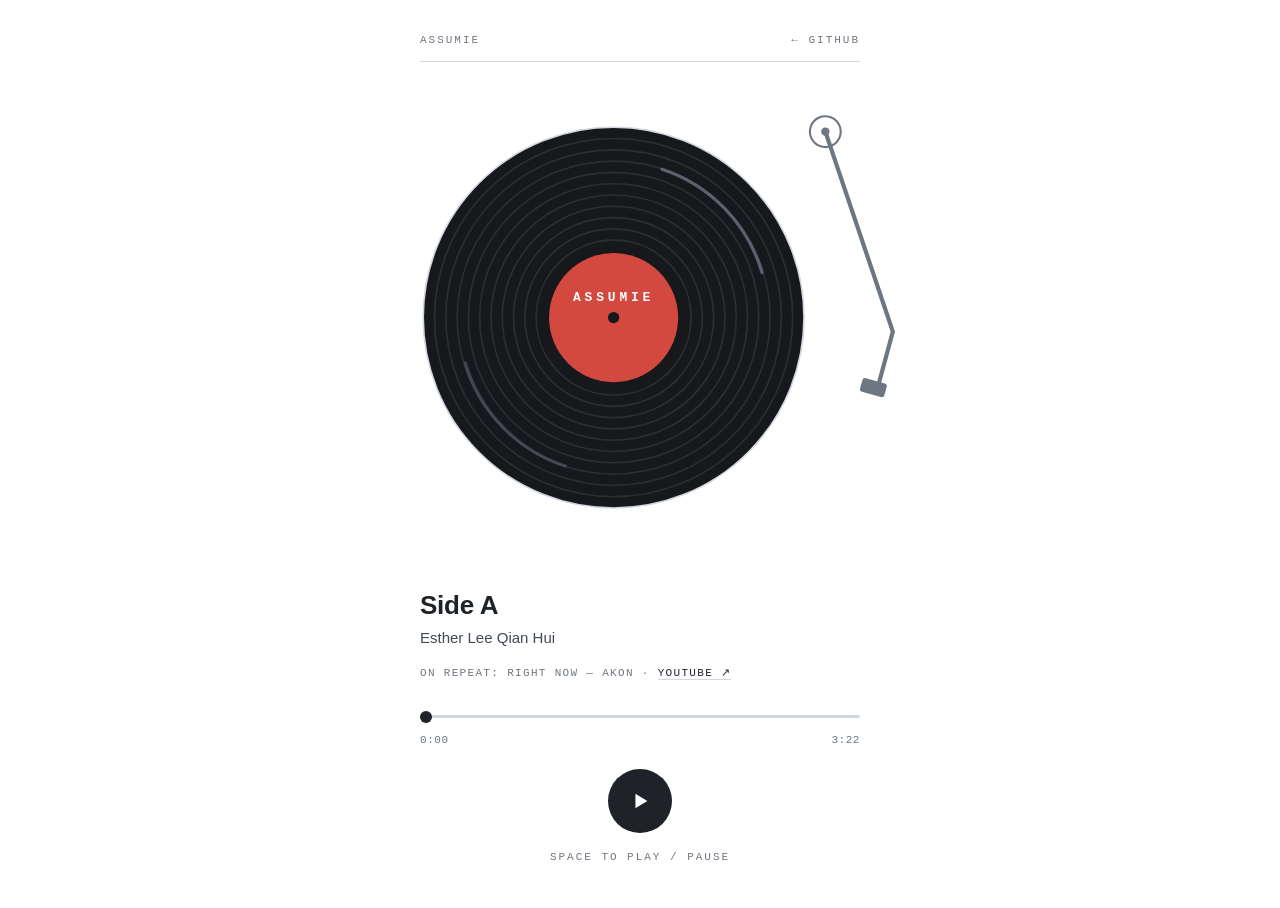
<file: player/index.html>
<!doctype html>
<html lang="en">
<head>
<meta charset="utf-8">
<meta name="viewport" content="width=device-width, initial-scale=1">
<title>Assumie — Side A</title>
<meta name="description" content="Esther's record player. Press play.">
<style>
  :root {
    --bg:#FFFFFF; --ink:#1F2328; --soft:#424A53; --muted:#6E7781; --rule:#D0D7DE;
    --disc:#16181C; --groove:#2A2F36; --sheen:#5A626D; --accent:#D4493F; --label-ink:#FFFFFF;
  }
  @media (prefers-color-scheme: dark) {
    :root {
      --bg:#0D1117; --ink:#E6EDF3; --soft:#B1BAC4; --muted:#7D8590; --rule:#30363D;
      --disc:#0B0D10; --groove:#1F242B; --sheen:#3A414B; --accent:#F0766B; --label-ink:#0D1117;
    }
  }
  * { box-sizing:border-box; }
  html, body { margin:0; background:var(--bg); color:var(--ink); }
  body {
    font:15px/1.5 -apple-system,BlinkMacSystemFont,"Segoe UI","Helvetica Neue",Arial,sans-serif;
    min-height:100vh; display:grid; place-items:center; padding:32px 16px;
  }
  .mono { font-family:ui-monospace,SFMono-Regular,Menlo,Consolas,monospace; letter-spacing:.18em; text-transform:uppercase; font-size:11px; }
  main { width:100%; max-width:440px; }
  header { display:flex; justify-content:space-between; color:var(--muted); padding-bottom:12px; border-bottom:1px solid var(--rule); }
  header a { color:inherit; text-decoration:none; }
  header a:hover { color:var(--ink); }

  .deck { position:relative; width:100%; aspect-ratio:1; margin:36px 0 28px; }
  .record {
    position:absolute; inset:6% 12% 6% 0; border:0; padding:0; background:none; cursor:pointer;
    border-radius:50%;
  }
  .record:focus-visible { outline:2px solid var(--accent); outline-offset:6px; }
  .record svg { width:100%; height:100%; display:block; }
  .arm {
    position:absolute; right:2%; top:2%; width:26%; height:70%;
    transform-origin:78% 8%; transform:rotate(-24deg);
    transition:transform .9s cubic-bezier(.5,0,.2,1);
    pointer-events:none;
  }
  .playing .arm { transform:rotate(0deg); }

  h1 { font-size:26px; font-weight:600; letter-spacing:-.01em; margin:0; }
  .now { color:var(--accent); margin-bottom:4px; min-height:16px; }
  .sub { color:var(--soft); margin:2px 0 0; }

  .timeline { margin:24px 0 8px; }
  input[type=range] { width:100%; margin:0; appearance:none; background:transparent; height:18px; cursor:pointer; }
  input[type=range]::-webkit-slider-runnable-track { height:3px; border-radius:2px; background:linear-gradient(var(--ink),var(--ink)) 0/var(--p,0%) 100% no-repeat, var(--rule); }
  input[type=range]::-moz-range-track { height:3px; border-radius:2px; background:var(--rule); }
  input[type=range]::-moz-range-progress { height:3px; border-radius:2px; background:var(--ink); }
  input[type=range]::-webkit-slider-thumb { appearance:none; width:12px; height:12px; border-radius:50%; background:var(--ink); margin-top:-4.5px; border:0; }
  input[type=range]::-moz-range-thumb { width:12px; height:12px; border-radius:50%; background:var(--ink); border:0; }
  input[type=range]:focus-visible { outline:2px solid var(--accent); outline-offset:4px; }
  .times { display:flex; justify-content:space-between; color:var(--muted); letter-spacing:.05em; }

  .controls { display:flex; justify-content:center; margin-top:20px; }
  .play {
    width:64px; height:64px; border-radius:50%; border:0; cursor:pointer;
    background:var(--ink); color:var(--bg); display:grid; place-items:center;
  }
  .play:focus-visible { outline:2px solid var(--accent); outline-offset:4px; }
  .play svg { width:22px; height:22px; }
  .fav { color:var(--muted); margin:14px 0 0; letter-spacing:.12em; line-height:1.9; }
  .fav a { color:var(--ink); text-decoration:none; border-bottom:1px solid var(--rule); }
  .fav a:hover, .fav a:focus-visible { border-color:var(--accent); }
  .hint { text-align:center; color:var(--muted); margin-top:16px; }
</style>
</head>
<body>
<main id="app">
  <header class="mono">
    <span>Assumie</span>
    <a href="https://github.com/assumie">← GitHub</a>
  </header>

  <div class="deck">
    <button class="record" id="record" aria-label="Play">
      <svg viewBox="0 0 240 240" aria-hidden="true">
        <g id="disc">
          <circle cx="120" cy="120" r="118" fill="var(--disc)" stroke="var(--rule)"/>
          <g id="grooves"></g>
          <path d="M150 28 A96 96 0 0 1 212 92" stroke="var(--sheen)" stroke-width="2" fill="none" stroke-linecap="round"/>
          <path d="M90 212 A96 96 0 0 1 28 148" stroke="var(--sheen)" stroke-width="2" fill="none" stroke-linecap="round" opacity=".6"/>
          <circle cx="120" cy="120" r="40" fill="var(--accent)"/>
          <text x="120" y="110" text-anchor="middle" font-family="ui-monospace,Menlo,monospace" font-size="8" font-weight="700" letter-spacing="2.4" fill="var(--label-ink)">ASSUMIE</text>
          <circle cx="120" cy="120" r="3.5" fill="var(--disc)"/>
        </g>
      </svg>
    </button>
    <svg class="arm" viewBox="0 0 80 220" aria-hidden="true">
      <g stroke="var(--muted)" stroke-linecap="round" fill="none">
        <circle cx="62" cy="18" r="11" stroke-width="1.5"/>
        <circle cx="62" cy="18" r="3" fill="var(--muted)" stroke="none"/>
        <path d="M62 18 L48 168 L22 200" stroke-width="3"/>
        <rect x="10" y="194" width="18" height="10" rx="2" fill="var(--muted)" stroke="none" transform="rotate(40 19 199)"/>
      </g>
    </svg>
  </div>

  <div class="now mono" id="now" aria-live="polite"></div>
  <h1 id="title">Side A</h1>
  <p class="sub">Esther Lee Qian Hui</p>
  <p class="fav mono">On repeat: Right Now — Akon ·
    <a href="https://www.youtube.com/watch?v=4EH1ukwycUw">YouTube ↗</a></p>

  <div class="timeline">
    <input type="range" id="seek" min="0" max="1000" value="0" aria-label="Seek">
    <div class="times mono"><span id="elapsed">0:00</span><span id="total">0:00</span></div>
  </div>

  <div class="controls">
    <button class="play" id="play" aria-label="Play">
      <svg viewBox="0 0 24 24" id="icon"><path d="M7 4v16l13-8z" fill="currentColor"/></svg>
    </button>
  </div>
  <p class="hint mono">Space to play / pause</p>
</main>

<script>
/* Swap in your own recording: set AUDIO_SRC to an mp3/m4a in this folder, e.g. "side-a.mp3".
   Left empty, the page plays an original tune synthesized in the browser. */
const AUDIO_SRC = "";

const $ = id => document.getElementById(id);
const app = $("app"), discEl = $("disc"), seek = $("seek");
const fmt = s => `${Math.floor(s / 60)}:${String(Math.floor(s % 60)).padStart(2, "0")}`;
const reduceMotion = matchMedia("(prefers-reduced-motion: reduce)").matches;

// grooves
$("grooves").innerHTML = Array.from({length: 10}, (_, i) =>
  `<circle cx="120" cy="120" r="${48 + i * 7}" stroke="var(--groove)" fill="none"/>`).join("");

/* ---------- engine: either a real file or the built-in synth ---------- */
function fileEngine(src) {
  const a = new Audio(src);
  a.loop = true;
  return {
    get duration() { return a.duration || 0; },
    get time() { return a.currentTime; },
    play() { return a.play(); },
    pause() { a.pause(); },
    seek(t) { a.currentTime = t; },
  };
}

function synthEngine() {
  // An original 4-chord lo-fi loop: Fmaj7 · Em7 · Dm7 · Cmaj7, 76 bpm.
  const BPM = 76, BEAT = 60 / BPM, BAR = BEAT * 4, BARS = 64, LEN = BAR * BARS;
  const CHORDS = [[53, 57, 60, 64], [52, 55, 59, 62], [50, 53, 57, 60], [48, 52, 55, 59]];
  const SCALE = [60, 62, 64, 67, 69, 72, 74, 76];
  const hz = m => 440 * Math.pow(2, (m - 69) / 12);
  let seed = 7; const rnd = () => (seed = (seed * 16807) % 2147483647) / 2147483647;
  // fixed melody so it sounds the same every time
  const melody = Array.from({length: BARS}, (_, b) => Array.from({length: 8}, (_, s) => {
    const rest = rnd() < (b % 16 < 4 ? 0.85 : 0.55);
    return rest ? null : SCALE[Math.floor(rnd() * SCALE.length)];
  }));

  let ctx, out, startAt = 0, offset = 0, playing = false, nextBar = 0, timer, crackle;

  function tone(freq, t, dur, vol, type = "sine") {
    const o = ctx.createOscillator(), g = ctx.createGain();
    o.type = type; o.frequency.value = freq;
    g.gain.setValueAtTime(0.0001, t);
    g.gain.exponentialRampToValueAtTime(vol, t + 0.02);
    g.gain.exponentialRampToValueAtTime(0.0001, t + dur);
    o.connect(g).connect(out); o.start(t); o.stop(t + dur + 0.05);
  }
  function noise(t, dur, vol, hp) {
    const len = Math.ceil(ctx.sampleRate * dur), buf = ctx.createBuffer(1, len, ctx.sampleRate);
    const d = buf.getChannelData(0); for (let i = 0; i < len; i++) d[i] = Math.random() * 2 - 1;
    const s = ctx.createBufferSource(), f = ctx.createBiquadFilter(), g = ctx.createGain();
    s.buffer = buf; f.type = "highpass"; f.frequency.value = hp;
    g.gain.setValueAtTime(vol, t); g.gain.exponentialRampToValueAtTime(0.0001, t + dur);
    s.connect(f).connect(g).connect(out); s.start(t);
  }
  function kick(t) {
    const o = ctx.createOscillator(), g = ctx.createGain();
    o.frequency.setValueAtTime(110, t); o.frequency.exponentialRampToValueAtTime(42, t + 0.18);
    g.gain.setValueAtTime(0.5, t); g.gain.exponentialRampToValueAtTime(0.0001, t + 0.35);
    o.connect(g).connect(out); o.start(t); o.stop(t + 0.4);
  }
  function scheduleBar(bar, t) {
    const chord = CHORDS[bar % 4], intro = bar < 4, outro = bar >= BARS - 2;
    chord.forEach((n, i) => tone(hz(n), t + i * 0.012, BAR * 0.95, 0.07, "triangle"));
    tone(hz(chord[0] - 12), t, BEAT * 1.8, 0.16);
    tone(hz(chord[0] - 12), t + BEAT * 2.5, BEAT * 1.2, 0.12);
    if (!intro && !outro) {
      kick(t); kick(t + BEAT * 2.5);
      noise(t + BEAT, 0.12, 0.08, 1800); noise(t + BEAT * 3, 0.12, 0.08, 1800);
      for (let i = 0; i < 8; i++) noise(t + i * BEAT / 2 + (i % 2 ? 0.03 : 0), 0.04, 0.025, 7000);
    }
    melody[bar].forEach((n, i) => { if (n && !intro) tone(hz(n), t + i * BEAT / 2, BEAT * 0.9, 0.06); });
  }
  function startCrackle() {
    const len = ctx.sampleRate * 2, buf = ctx.createBuffer(1, len, ctx.sampleRate), d = buf.getChannelData(0);
    for (let i = 0; i < len; i++) d[i] = Math.random() < 0.0008 ? (Math.random() * 2 - 1) * 0.6 : (Math.random() * 2 - 1) * 0.004;
    crackle = ctx.createBufferSource(); crackle.buffer = buf; crackle.loop = true;
    crackle.connect(out); crackle.start();
  }
  function tick() {
    // schedule bars ~1.5s ahead of the playhead
    for (;;) {
      const when = startAt + (nextBar * BAR - offset);
      if (when > ctx.currentTime + 1.5) break;
      scheduleBar(nextBar % BARS, Math.max(when, ctx.currentTime));
      nextBar++;
    }
  }
  return {
    duration: LEN,
    get time() { return playing ? (offset + ctx.currentTime - startAt) % LEN : offset % LEN; },
    async play() {
      if (!ctx) ctx = new (window.AudioContext || window.webkitAudioContext)();
      await ctx.resume();
      // a fresh output bus per play, so notes scheduled before a pause never leak through
      const lp = ctx.createBiquadFilter(); lp.type = "lowpass"; lp.frequency.value = 2600;
      lp.connect(ctx.destination);
      out = ctx.createGain(); out.gain.value = 0.0001; out.connect(lp);
      out.gain.exponentialRampToValueAtTime(0.9, ctx.currentTime + 0.6);
      startAt = ctx.currentTime;
      nextBar = Math.ceil(offset / BAR - 1e-6);
      playing = true; startCrackle(); tick(); timer = setInterval(tick, 250);
    },
    pause() {
      if (!playing) return;
      offset = this.time; playing = false; clearInterval(timer);
      const g = out; g.gain.cancelScheduledValues(ctx.currentTime);
      g.gain.setValueAtTime(g.gain.value, ctx.currentTime);
      g.gain.exponentialRampToValueAtTime(0.0001, ctx.currentTime + 0.25);
      setTimeout(() => g.disconnect(), 400);
      try { crackle.stop(); } catch (e) {}
    },
    seek(t) {
      const was = playing; if (was) this.pause(); offset = t; if (was) this.play();
    },
  };
}

const engine = AUDIO_SRC ? fileEngine(AUDIO_SRC) : synthEngine();
$("title").textContent = "Side A";

/* ---------- UI ---------- */
let playing = false, angle = 0, speed = 0, last = performance.now(), dragging = false;
const RPM_DEG = 360 / 1.8; // 33⅓ rpm

function setPlaying(on) {
  playing = on;
  app.classList.toggle("playing", on);
  const label = on ? "Pause" : "Play";
  $("play").setAttribute("aria-label", label); $("record").setAttribute("aria-label", label);
  $("icon").innerHTML = on
    ? '<path d="M6 4h4v16H6zM14 4h4v16h-4z" fill="currentColor"/>'
    : '<path d="M7 4v16l13-8z" fill="currentColor"/>';
  $("now").textContent = on ? "● Now playing" : "";
}
async function toggle() {
  if (playing) { engine.pause(); setPlaying(false); }
  else { await engine.play(); setPlaying(true); }
}
$("play").addEventListener("click", toggle);
$("record").addEventListener("click", toggle);
document.addEventListener("keydown", e => {
  if (e.code === "Space" && !["BUTTON", "INPUT"].includes(document.activeElement.tagName)) { e.preventDefault(); toggle(); }
});
seek.addEventListener("input", () => { dragging = true; paintSeek(seek.value / 1000); $("elapsed").textContent = fmt(seek.value / 1000 * engine.duration); });
seek.addEventListener("change", () => { engine.seek(seek.value / 1000 * engine.duration); dragging = false; });

function paintSeek(f) { seek.style.setProperty("--p", (f * 100).toFixed(2) + "%"); }

function frame(now) {
  const dt = Math.min(0.1, (now - last) / 1000); last = now;
  // the platter spins up and winds down like a real turntable
  const target = playing ? RPM_DEG : 0;
  speed += (target - speed) * Math.min(1, dt * (playing ? 1.6 : 1.1));
  if (!reduceMotion) { angle = (angle + speed * dt) % 360; discEl.setAttribute("transform", `rotate(${angle} 120 120)`); }
  const d = engine.duration;
  if (d) {
    $("total").textContent = fmt(d);
    if (!dragging) { const t = engine.time; seek.value = Math.round(t / d * 1000); paintSeek(t / d); $("elapsed").textContent = fmt(t); }
  }
  requestAnimationFrame(frame);
}
requestAnimationFrame(frame);
</script>
</body>
</html>
</file>
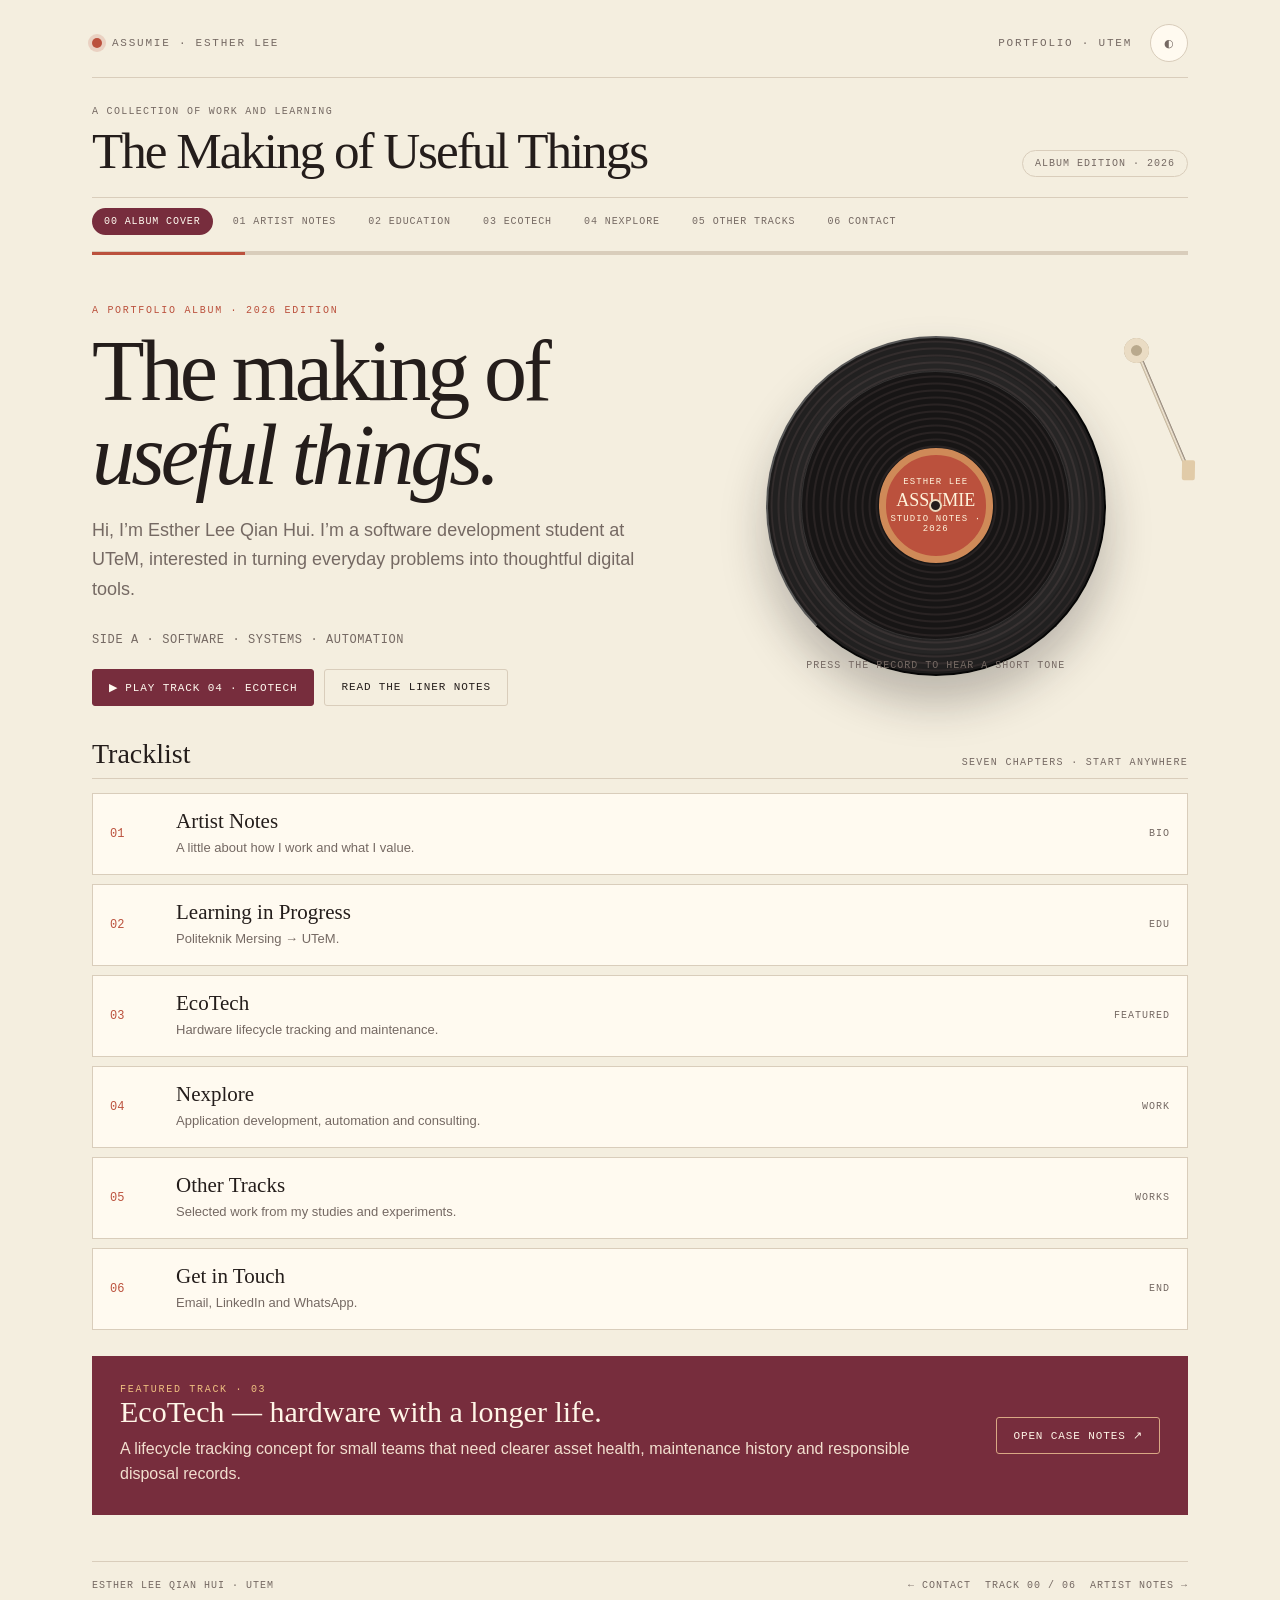
<file: portfolio/index.html>
<!doctype html>
<html lang="en">
<head><meta charset="utf-8"><meta name="viewport" content="width=device-width,initial-scale=1"><meta name="theme-color" content="#f4eedf"><meta name="description" content="Esther Lee Qian Hui — software development portfolio, presented as a vinyl album."><title>Esther Lee Qian Hui | The Making of Useful Things</title><link rel="stylesheet" href="assets/site.css"><script defer src="assets/site.js"></script></head>
<body data-page="home"><a class="skip-link" href="#main">Skip to content</a><div id="site"></div></body></html>
</file>
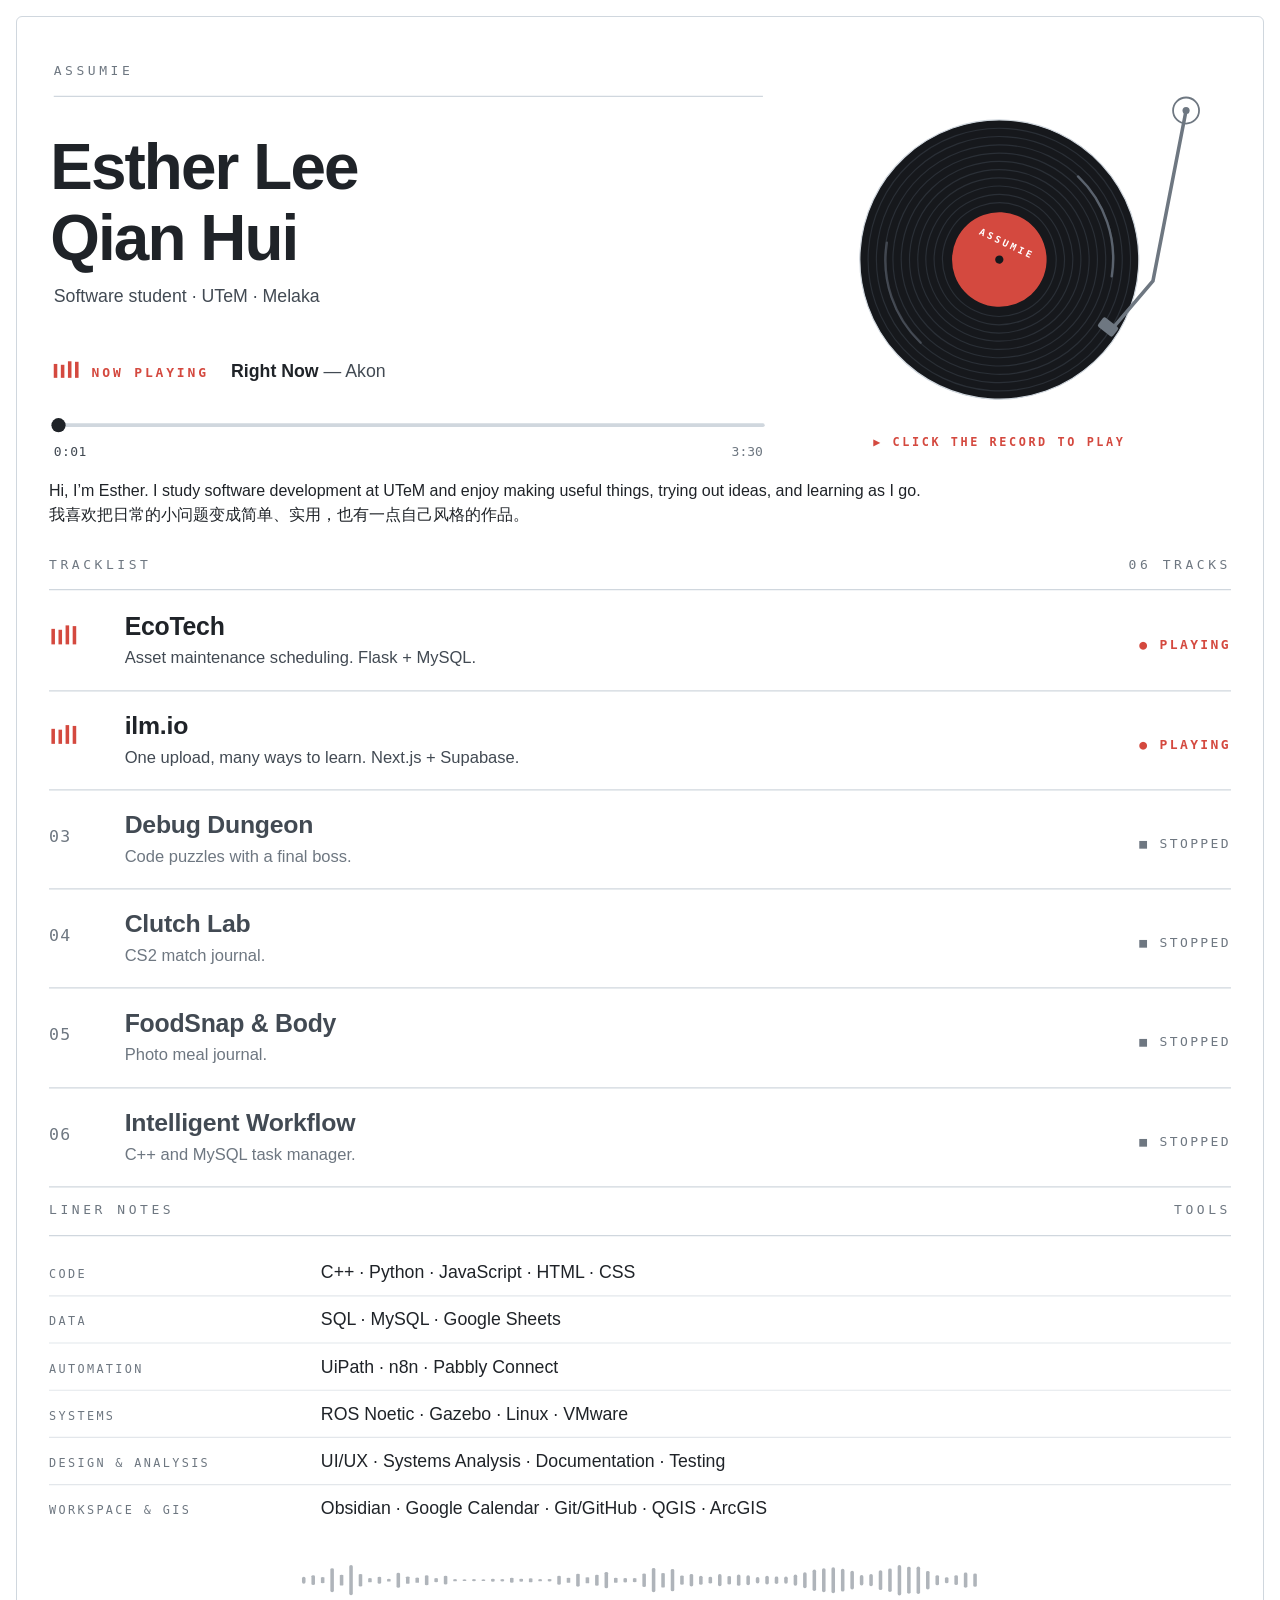
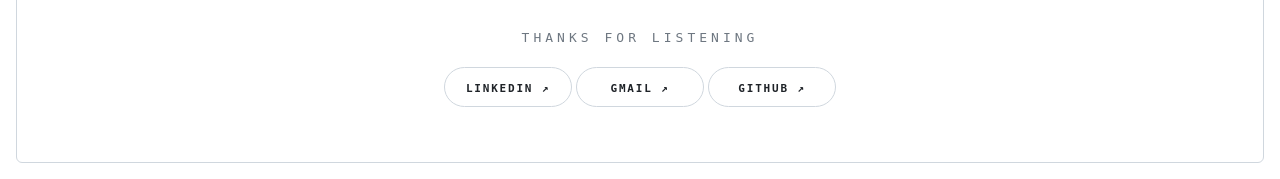
<file: _preview.html>
<body style="margin:0;background:#fff;color:#1f2328;font:16px -apple-system,Segoe UI,Arial,sans-serif"><article style="border:1px solid #d0d7de;border-radius:6px;margin:16px;padding:32px;line-height:1.5"><a href="https://assumie.github.io/assumie/player/"><picture><source media="(prefers-color-scheme: dark)" srcset="assets/album/hero-dark.svg"><img src="assets/album/hero-light.svg" alt="Esther Lee Qian Hui. Click the record to play music." width="100%"></picture></a>

<p>Hi, I’m Esther. I study software development at UTeM and enjoy making useful things, trying out ideas, and learning as I go.<br>
我喜欢把日常的小问题变成简单、实用，也有一点自己风格的作品。</p>

<picture><source media="(prefers-color-scheme: dark)" srcset="assets/album/head-tracklist-dark.svg"><img src="assets/album/head-tracklist-light.svg" alt="Tracklist" width="100%"></picture>
<picture><source media="(prefers-color-scheme: dark)" srcset="assets/album/track-01-dark.svg"><img src="assets/album/track-01-light.svg" alt="01 EcoTech: Asset maintenance scheduling. Flask + MySQL. Playing." width="100%"></picture>
<a href="https://github.com/assumie/ilm.io"><picture><source media="(prefers-color-scheme: dark)" srcset="assets/album/track-02-dark.svg"><img src="assets/album/track-02-light.svg" alt="02 ilm.io: One upload, many ways to learn. Next.js + Supabase. Playing." width="100%"></picture></a>
<a href="https://assumie.github.io/debug-dungeon/"><picture><source media="(prefers-color-scheme: dark)" srcset="assets/album/track-03-dark.svg"><img src="assets/album/track-03-light.svg" alt="03 Debug Dungeon: Code puzzles with a final boss. Stopped." width="100%"></picture></a>
<a href="https://assumie.github.io/clutch-lab/"><picture><source media="(prefers-color-scheme: dark)" srcset="assets/album/track-04-dark.svg"><img src="assets/album/track-04-light.svg" alt="04 Clutch Lab: CS2 match journal. Stopped." width="100%"></picture></a>
<a href="https://github.com/assumie/foodsnap-body"><picture><source media="(prefers-color-scheme: dark)" srcset="assets/album/track-05-dark.svg"><img src="assets/album/track-05-light.svg" alt="05 FoodSnap &amp; Body: Photo meal journal. Stopped." width="100%"></picture></a>
<a href="https://github.com/assumie/iwms-cpp-mysql"><picture><source media="(prefers-color-scheme: dark)" srcset="assets/album/track-06-dark.svg"><img src="assets/album/track-06-light.svg" alt="06 Intelligent Workflow: C++ and MySQL task manager. Stopped." width="100%"></picture></a>

<br>

<picture><source media="(prefers-color-scheme: dark)" srcset="assets/album/head-liner-dark.svg"><img src="assets/album/head-liner-light.svg" alt="Liner notes: tools" width="100%"></picture>
<picture><source media="(prefers-color-scheme: dark)" srcset="assets/album/liner-dark.svg"><img src="assets/album/liner-light.svg" alt="Tools: CODE: C++, Python, JavaScript, HTML, CSS; DATA: SQL, MySQL, Google Sheets; AUTOMATION: UiPath, n8n, Pabbly Connect; SYSTEMS: ROS Noetic, Gazebo, Linux, VMware; DESIGN &amp; ANALYSIS: UI/UX, Systems Analysis, Documentation, Testing; WORKSPACE &amp; GIS: Obsidian, Google Calendar, Git/GitHub, QGIS, ArcGIS" width="100%"></picture>

<br>

<picture><source media="(prefers-color-scheme: dark)" srcset="assets/album/outro-dark.svg"><img src="assets/album/outro-light.svg" alt="Thanks for listening." width="100%"></picture>

<p align="center">
  <a href="https://www.linkedin.com/in/esther0401/"><picture><source media="(prefers-color-scheme: dark)" srcset="assets/album/btn-linkedin-dark.svg"><img src="assets/album/btn-linkedin-light.svg" alt="LinkedIn" width="128"></picture></a>
  <a href="mailto:leeqianhui938@gmail.com"><picture><source media="(prefers-color-scheme: dark)" srcset="assets/album/btn-gmail-dark.svg"><img src="assets/album/btn-gmail-light.svg" alt="Gmail" width="128"></picture></a>
  <a href="https://github.com/assumie"><picture><source media="(prefers-color-scheme: dark)" srcset="assets/album/btn-github-dark.svg"><img src="assets/album/btn-github-light.svg" alt="GitHub" width="128"></picture></a>
</p>
</article></body>
</file>
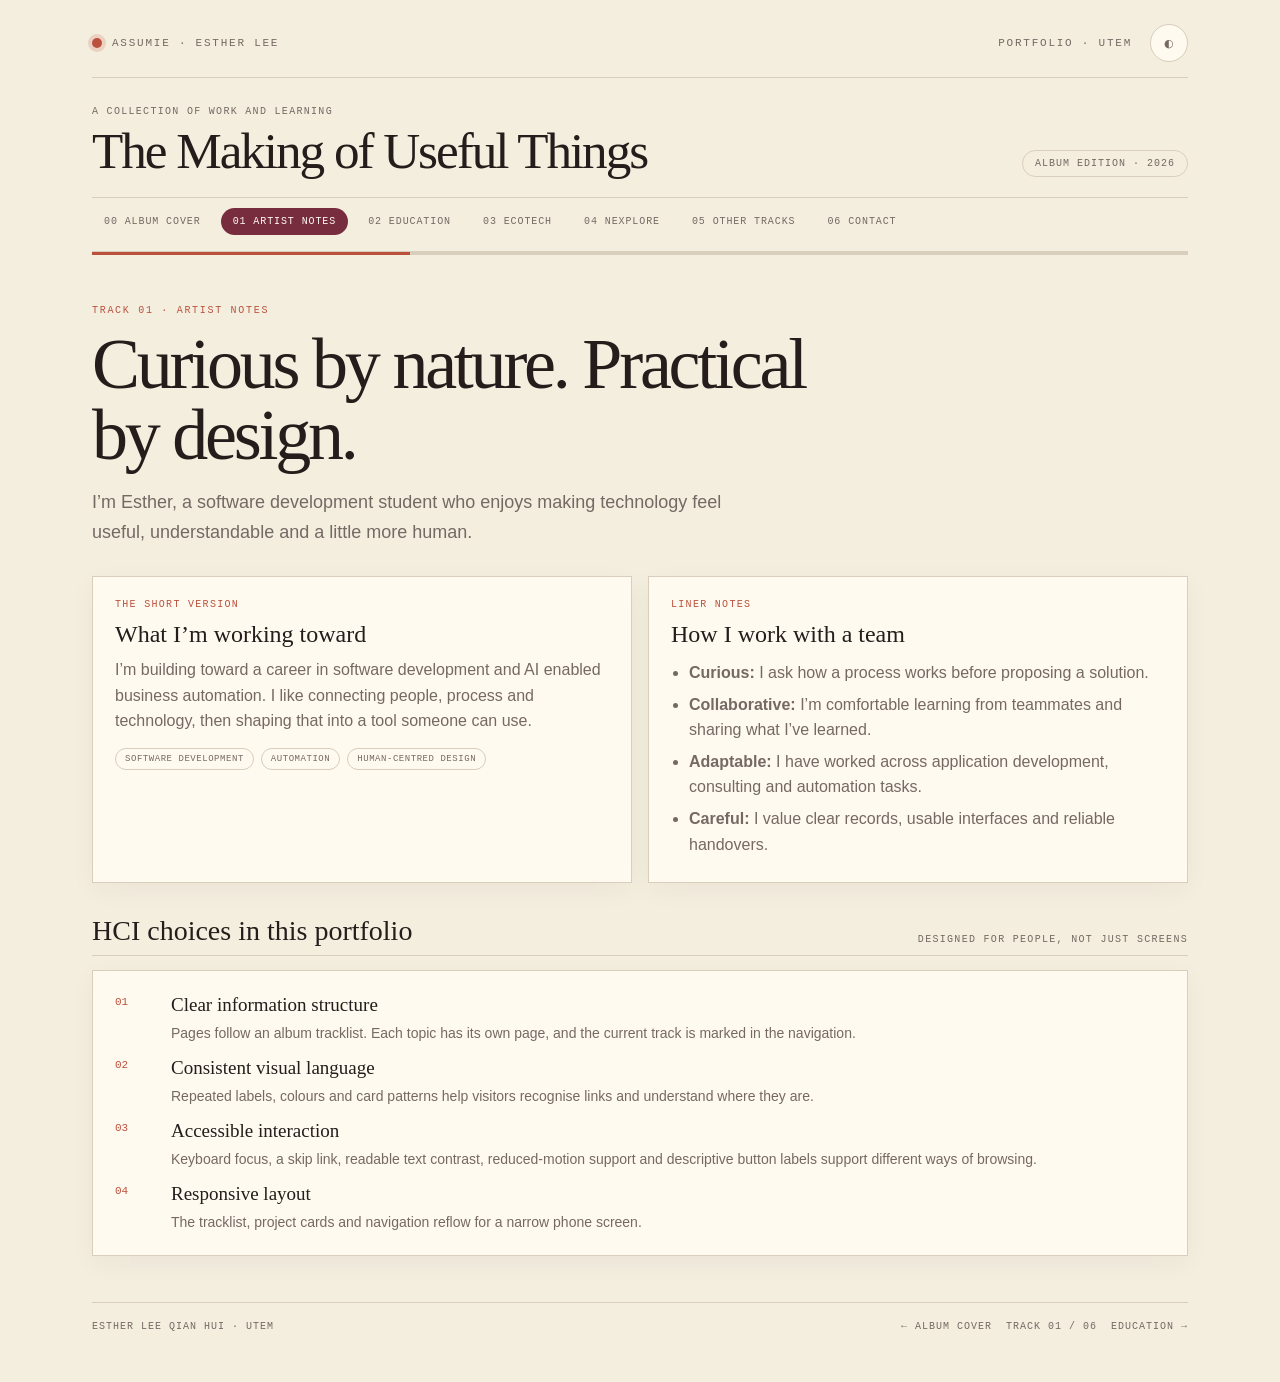
<file: portfolio/about.html>
<!doctype html>
<html lang="en">
<head><meta charset="utf-8"><meta name="viewport" content="width=device-width,initial-scale=1"><meta name="theme-color" content="#f4eedf"><meta name="description" content="Esther Lee Qian Hui — about portfolio page."><title>Esther Lee Qian Hui | about</title><link rel="stylesheet" href="assets/site.css"><script defer src="assets/site.js"></script></head>
<body data-page="about"><a class="skip-link" href="#main">Skip to content</a><div id="site"></div></body></html>
</file>
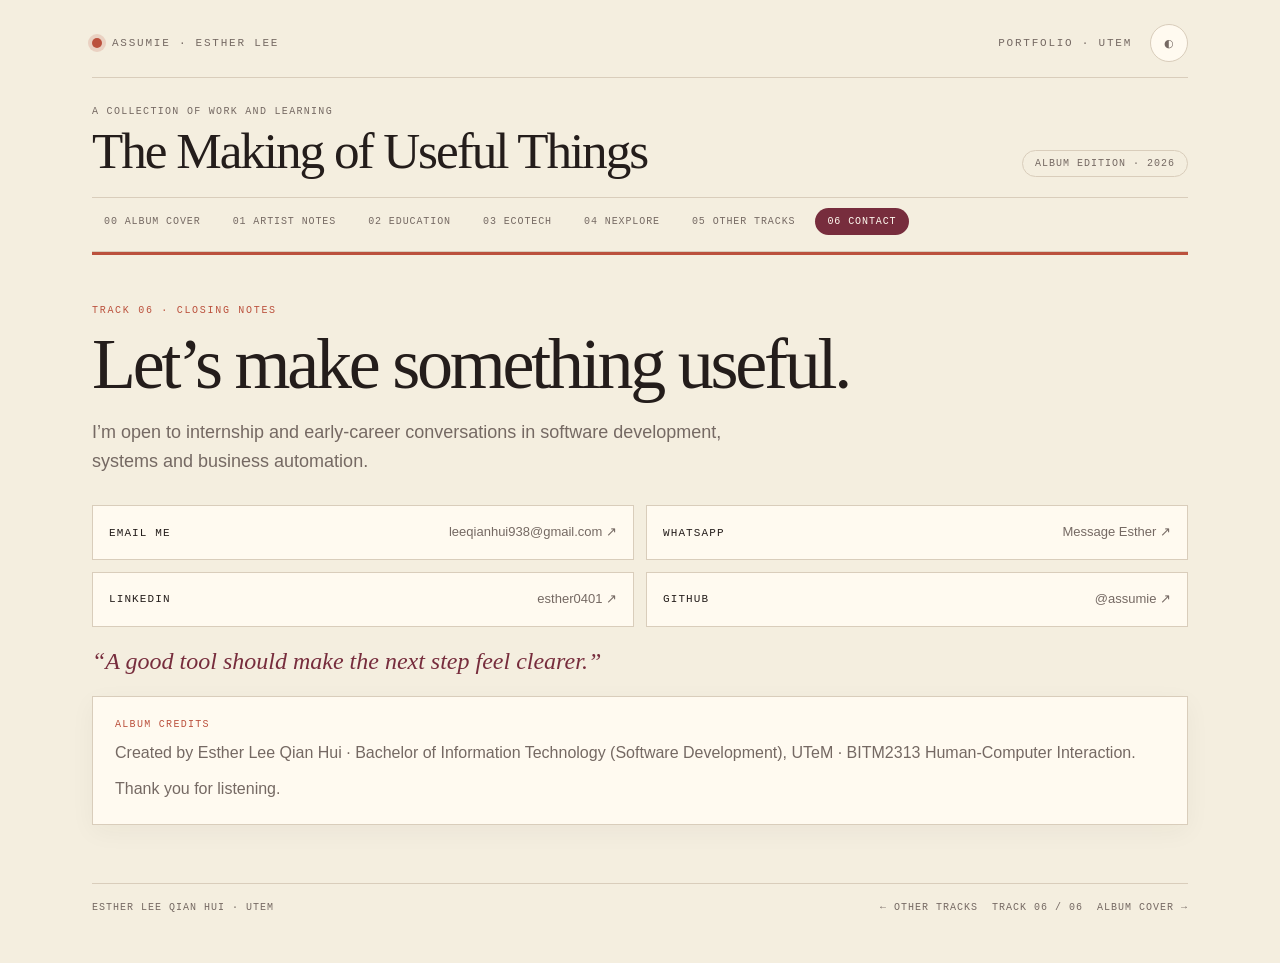
<file: portfolio/contact.html>
<!doctype html>
<html lang="en">
<head><meta charset="utf-8"><meta name="viewport" content="width=device-width,initial-scale=1"><meta name="theme-color" content="#f4eedf"><meta name="description" content="Esther Lee Qian Hui — contact portfolio page."><title>Esther Lee Qian Hui | contact</title><link rel="stylesheet" href="assets/site.css"><script defer src="assets/site.js"></script></head>
<body data-page="contact"><a class="skip-link" href="#main">Skip to content</a><div id="site"></div></body></html>
</file>
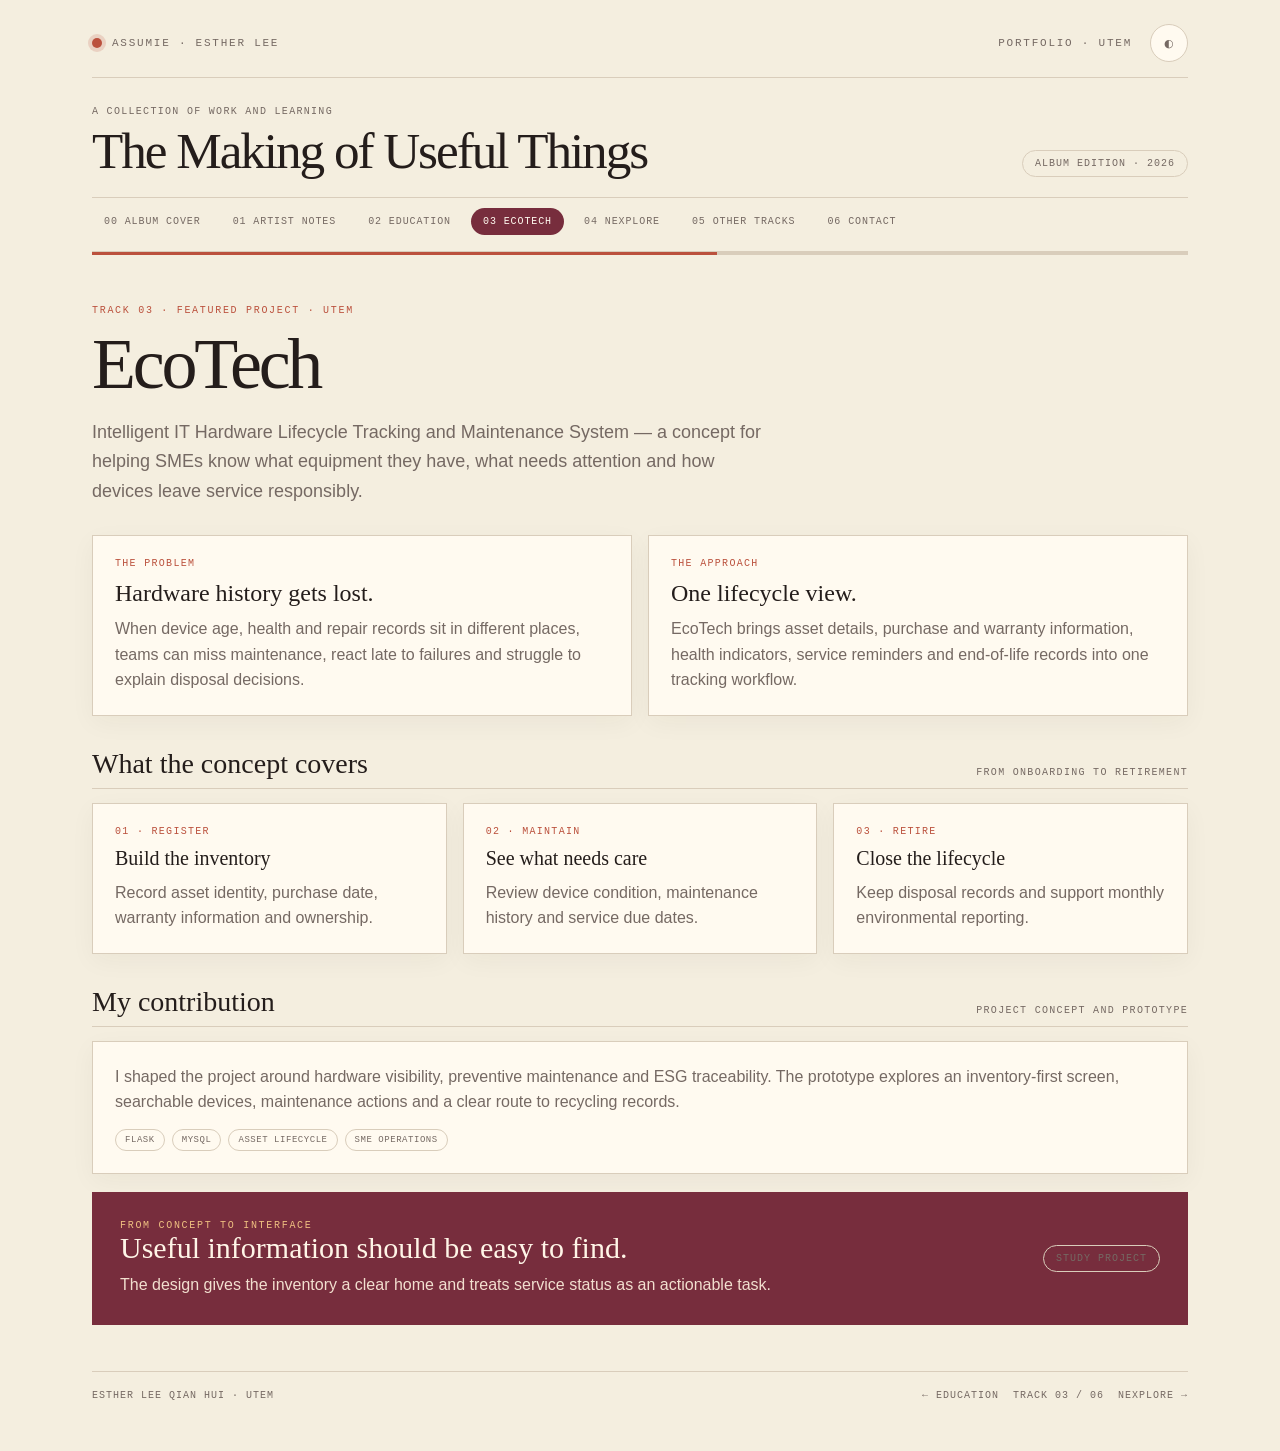
<file: portfolio/ecotech.html>
<!doctype html>
<html lang="en">
<head><meta charset="utf-8"><meta name="viewport" content="width=device-width,initial-scale=1"><meta name="theme-color" content="#f4eedf"><meta name="description" content="Esther Lee Qian Hui — ecotech portfolio page."><title>Esther Lee Qian Hui | ecotech</title><link rel="stylesheet" href="assets/site.css"><script defer src="assets/site.js"></script></head>
<body data-page="ecotech"><a class="skip-link" href="#main">Skip to content</a><div id="site"></div></body></html>
</file>
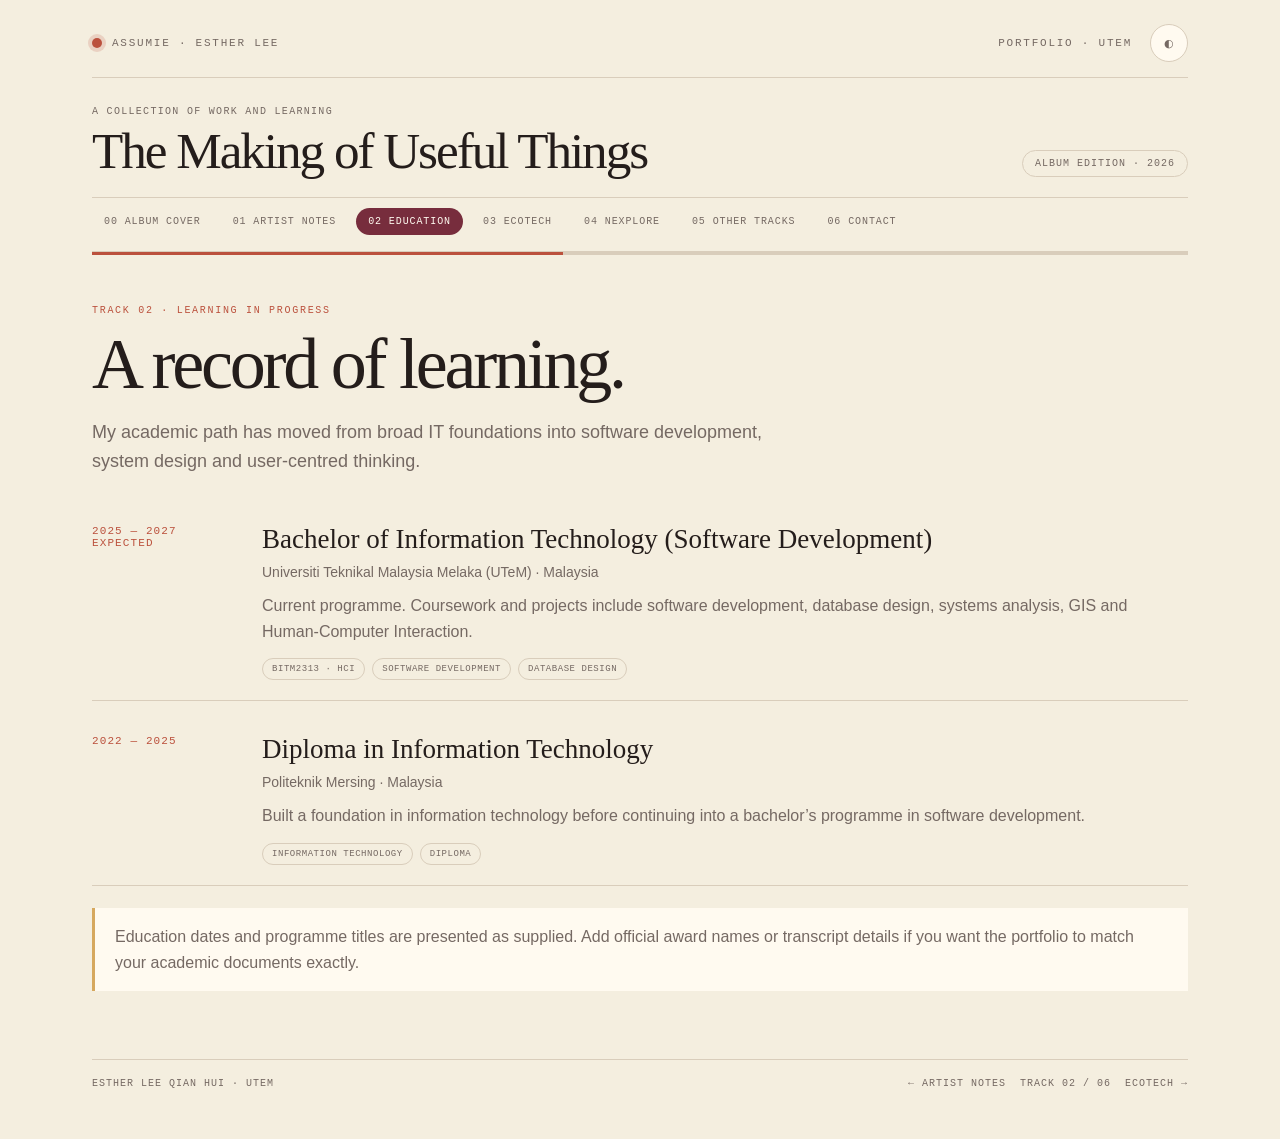
<file: portfolio/education.html>
<!doctype html>
<html lang="en">
<head><meta charset="utf-8"><meta name="viewport" content="width=device-width,initial-scale=1"><meta name="theme-color" content="#f4eedf"><meta name="description" content="Esther Lee Qian Hui — education portfolio page."><title>Esther Lee Qian Hui | education</title><link rel="stylesheet" href="assets/site.css"><script defer src="assets/site.js"></script></head>
<body data-page="education"><a class="skip-link" href="#main">Skip to content</a><div id="site"></div></body></html>
</file>
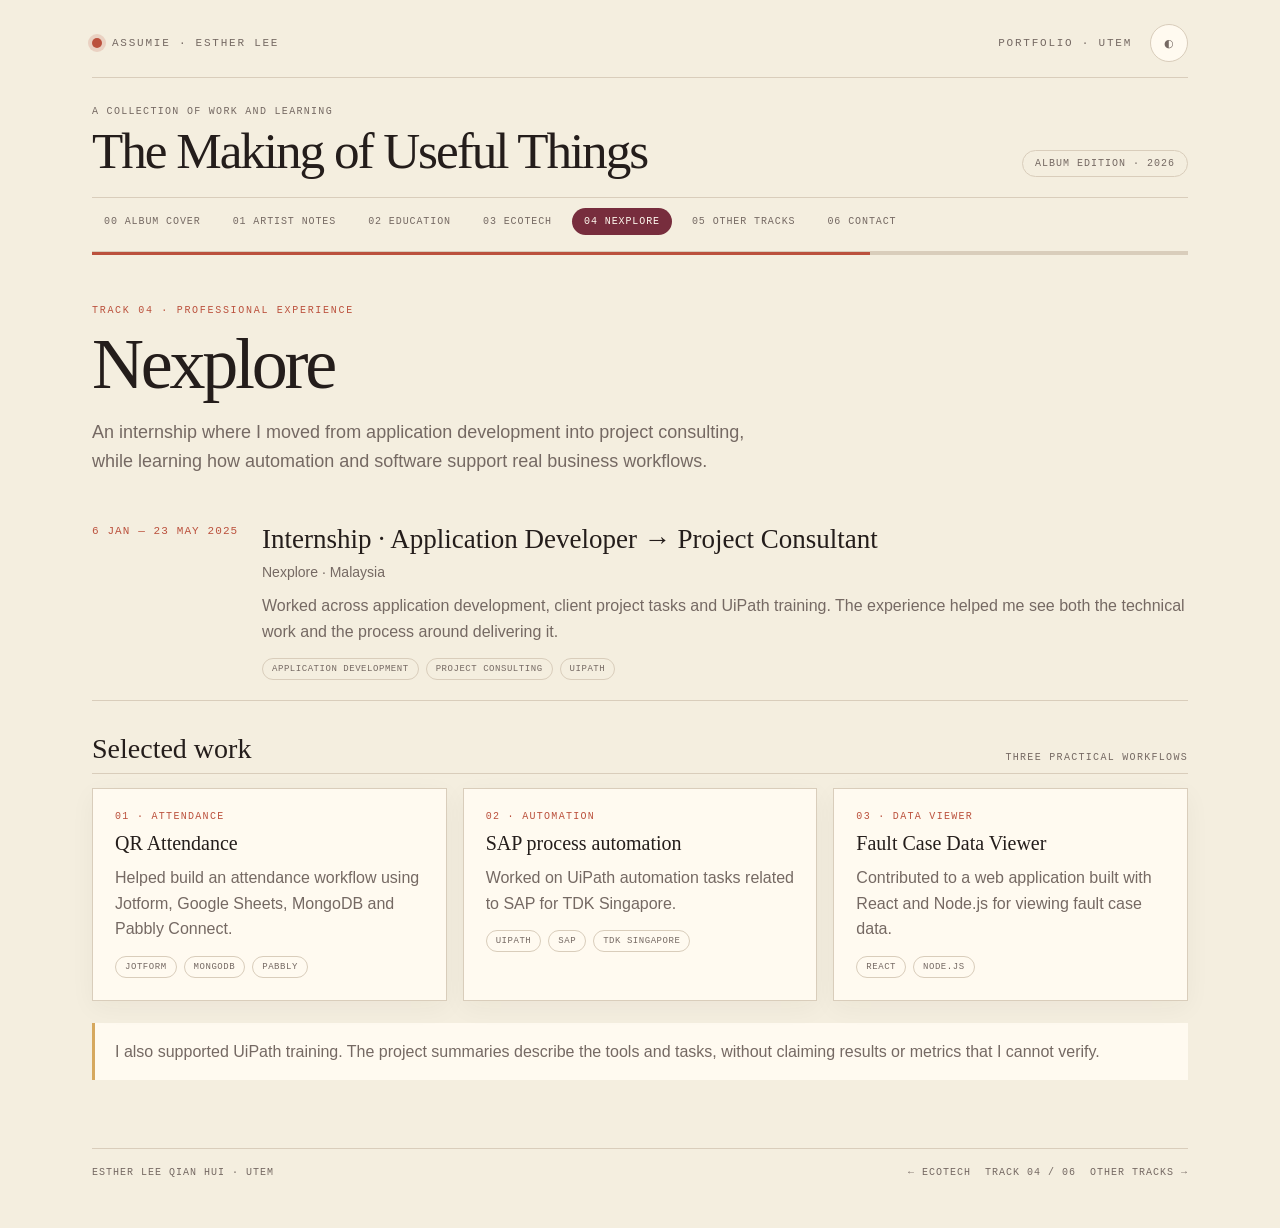
<file: portfolio/nexplore.html>
<!doctype html>
<html lang="en">
<head><meta charset="utf-8"><meta name="viewport" content="width=device-width,initial-scale=1"><meta name="theme-color" content="#f4eedf"><meta name="description" content="Esther Lee Qian Hui — nexplore portfolio page."><title>Esther Lee Qian Hui | nexplore</title><link rel="stylesheet" href="assets/site.css"><script defer src="assets/site.js"></script></head>
<body data-page="nexplore"><a class="skip-link" href="#main">Skip to content</a><div id="site"></div></body></html>
</file>
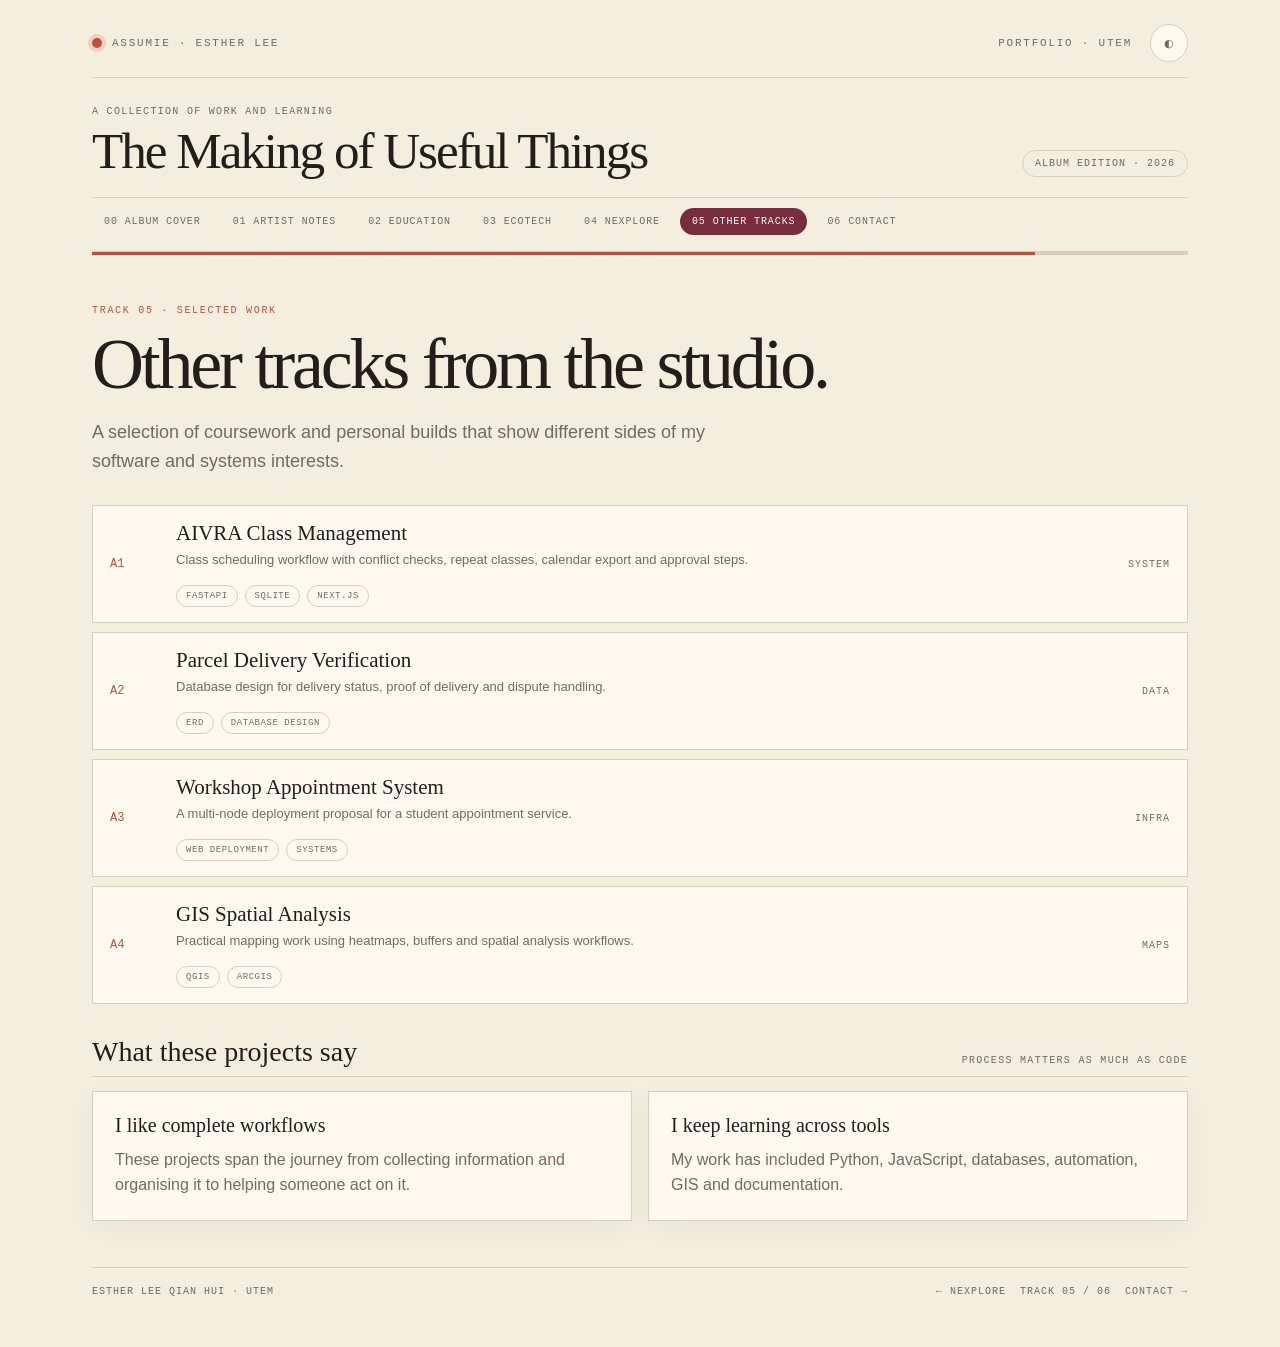
<file: portfolio/projects.html>
<!doctype html>
<html lang="en">
<head><meta charset="utf-8"><meta name="viewport" content="width=device-width,initial-scale=1"><meta name="theme-color" content="#f4eedf"><meta name="description" content="Esther Lee Qian Hui — projects portfolio page."><title>Esther Lee Qian Hui | projects</title><link rel="stylesheet" href="assets/site.css"><script defer src="assets/site.js"></script></head>
<body data-page="projects"><a class="skip-link" href="#main">Skip to content</a><div id="site"></div></body></html>
</file>
<file: portfolio/assets/site.css>
:root{--paper:#f4eedf;--card:#fffaf0;--ink:#241d1b;--muted:#756963;--line:#d9cdbb;--wine:#772d3d;--red:#bb513d;--gold:#d6a85e;--sage:#667668;--shadow:0 20px 50px rgba(54,35,29,.12);--serif:Georgia,"Times New Roman",serif;--sans:Inter,"Segoe UI",Arial,sans-serif;--mono:"SFMono-Regular",Consolas,monospace}
:root[data-theme=dark]{--paper:#1d1918;--card:#282220;--ink:#f6efe1;--muted:#c2b5a6;--line:#483b36;--wine:#e78a78;--red:#ec927d;--gold:#e2bc77;--sage:#a9b79e;--shadow:0 20px 50px rgba(0,0,0,.24)}
*{box-sizing:border-box}html{scroll-behavior:smooth}body{margin:0;background:var(--paper);color:var(--ink);font:16px/1.6 var(--sans);transition:background .25s,color .25s}a{color:inherit}button{font:inherit;color:inherit}.skip-link{position:absolute;top:-50px;left:16px;background:var(--ink);color:var(--paper);padding:10px 14px;z-index:20}.skip-link:focus{top:12px}.shell{max-width:1160px;margin:auto;padding:24px 32px 50px}.topline{display:flex;align-items:center;justify-content:space-between;border-bottom:1px solid var(--line);padding:0 0 15px;color:var(--muted);font:11px var(--mono);letter-spacing:.16em;text-transform:uppercase}.brand{display:flex;gap:10px;align-items:center;text-decoration:none}.brand-dot{width:10px;height:10px;border-radius:50%;background:var(--red);box-shadow:0 0 0 4px color-mix(in srgb,var(--red) 18%,transparent)}.head-actions{display:flex;align-items:center;gap:18px}.icon-button{border:1px solid var(--line);border-radius:50%;width:38px;height:38px;background:var(--card);cursor:pointer}.icon-button:hover{border-color:var(--red)}.mast{display:flex;align-items:end;justify-content:space-between;padding:28px 0 20px}.mast h1{font:500 clamp(30px,4vw,52px)/1.02 var(--serif);letter-spacing:-.04em;margin:0}.mast .caption{color:var(--muted);font:10px var(--mono);letter-spacing:.13em;text-transform:uppercase;margin:0 0 8px}.edition{border:1px solid var(--line);border-radius:30px;padding:7px 12px;color:var(--muted);font:10px var(--mono);letter-spacing:.1em;text-transform:uppercase;white-space:nowrap}.nav{display:flex;gap:8px;align-items:center;padding:10px 0 16px;border-top:1px solid var(--line);border-bottom:1px solid var(--line);overflow:auto;scrollbar-width:thin}.nav a{white-space:nowrap;text-decoration:none;border-radius:30px;padding:8px 12px;color:var(--muted);font:10px var(--mono);letter-spacing:.09em;text-transform:uppercase;transition:all .2s}.nav a:hover,.nav a[aria-current=page]{background:var(--wine);color:#fffaf0}.main{padding:30px 0 8px;min-height:570px}.eyebrow{color:var(--red);font:10px var(--mono);letter-spacing:.17em;text-transform:uppercase;margin:0 0 13px}.page-title{font:500 clamp(36px,6vw,72px)/.98 var(--serif);letter-spacing:-.045em;max-width:760px;margin:0 0 18px}.lede{font-size:18px;line-height:1.65;color:var(--muted);max-width:680px;margin:0 0 28px}.display-serif{font-family:var(--serif)}.home-hero{display:grid;grid-template-columns:1.05fr .95fr;gap:34px;align-items:center;min-height:400px}.home-hero .page-title{font-size:clamp(48px,7vw,86px)}.hero-note{font:12px var(--mono);letter-spacing:.05em;color:var(--muted);margin:20px 0}.button-row{display:flex;flex-wrap:wrap;gap:10px;margin-top:22px}.btn{display:inline-flex;gap:9px;align-items:center;text-decoration:none;background:var(--wine);color:#fffaf0;border:1px solid var(--wine);padding:11px 16px;border-radius:3px;font:11px var(--mono);letter-spacing:.08em;text-transform:uppercase;cursor:pointer;transition:transform .2s,background .2s}.btn:hover{transform:translateY(-2px);background:var(--red);border-color:var(--red)}.btn.secondary{background:transparent;color:var(--ink);border-color:var(--line)}.record-wrap{position:relative;display:grid;place-items:center;min-height:350px}.record{width:min(340px,78vw);aspect-ratio:1;border-radius:50%;position:relative;background:repeating-radial-gradient(circle at center,#171515 0 2px,#292323 3px 4px,#171515 5px 7px);box-shadow:0 26px 45px rgba(36,29,27,.28);transition:transform .4s ease}.record:before{content:"";position:absolute;inset:10%;border-radius:50%;border:1px solid rgba(255,255,255,.12);box-shadow:0 0 0 14px rgba(255,255,255,.025),0 0 0 30px rgba(255,255,255,.025),0 0 0 47px rgba(255,255,255,.025)}.record.spinning{animation:spin 2s linear infinite}.label{position:absolute;inset:33%;border-radius:50%;background:var(--red);color:#fff3db;display:flex;flex-direction:column;align-items:center;justify-content:center;text-align:center;border:7px solid #cf8a58;font:9px var(--mono);letter-spacing:.12em;text-transform:uppercase}.label strong{font:500 18px var(--serif);letter-spacing:0;margin:3px 0}.label:after{content:"";position:absolute;width:9px;height:9px;background:#221c1b;border:2px solid #ead9bd;border-radius:50%}.tonearm{position:absolute;width:4px;height:138px;background:linear-gradient(90deg,#b9a98d,#f4ead8,#7a6c60);right:10%;top:5%;border-radius:4px;transform:rotate(-23deg);transform-origin:top center;z-index:2;transition:transform .7s}.tonearm:before{content:"";position:absolute;top:-10px;left:-11px;width:25px;height:25px;border-radius:50%;background:#b9a98d;box-shadow:inset 0 0 0 7px #eadcc4}.tonearm:after{content:"";position:absolute;bottom:-5px;left:-4px;width:13px;height:20px;background:#e1cba8;transform:rotate(24deg);border-radius:2px}.playing .tonearm{transform:rotate(0)}@keyframes spin{to{transform:rotate(360deg)}}.deck-caption{position:absolute;bottom:0;left:50%;transform:translateX(-50%);white-space:nowrap;color:var(--muted);font:10px var(--mono);letter-spacing:.1em;text-transform:uppercase}.section-head{display:flex;align-items:end;justify-content:space-between;margin:34px 0 14px;border-bottom:1px solid var(--line);padding-bottom:10px}.section-head h2{font:500 28px/1 var(--serif);margin:0}.section-head span{font:10px var(--mono);letter-spacing:.13em;text-transform:uppercase;color:var(--muted)}.track-list{display:grid;gap:9px}.track{display:grid;grid-template-columns:52px minmax(0,1fr) auto;gap:14px;align-items:center;background:var(--card);border:1px solid var(--line);padding:15px 17px;text-decoration:none;transition:transform .18s,border-color .18s,box-shadow .18s}.track:hover{transform:translateX(4px);border-color:var(--gold);box-shadow:var(--shadow)}.track-no{font:12px var(--mono);color:var(--red)}.track h3{font:500 21px/1.2 var(--serif);margin:0}.track p{font-size:13px;color:var(--muted);margin:4px 0 0}.track-time{font:10px var(--mono);color:var(--muted);letter-spacing:.1em}.grid2,.grid3{display:grid;gap:16px}.grid2{grid-template-columns:repeat(2,minmax(0,1fr))}.grid3{grid-template-columns:repeat(3,minmax(0,1fr))}.card{background:var(--card);border:1px solid var(--line);padding:22px;box-shadow:0 7px 24px rgba(54,35,29,.045)}.card h2,.card h3{font:500 24px/1.18 var(--serif);margin:0 0 9px}.card h3{font-size:20px}.card p{color:var(--muted);margin:0 0 10px}.card p:last-child{margin-bottom:0}.card .kicker{font:10px var(--mono);letter-spacing:.13em;text-transform:uppercase;color:var(--red);margin-bottom:10px}.card ul{color:var(--muted);padding-left:18px;margin:8px 0 0}.card li{padding:3px 0}.feature{padding:28px;background:var(--wine);color:#fff5e7;display:grid;grid-template-columns:1fr auto;gap:24px;align-items:center}.feature p{color:#f2dfcf;margin:0}.feature .eyebrow{color:#efc081}.feature h2{font:500 30px/1.1 var(--serif);margin:0 0 8px}.feature .btn{background:transparent;border-color:#d9a884;color:#fff5e7}.timeline{display:grid;gap:14px}.timeline-item{display:grid;grid-template-columns:150px 1fr;gap:20px;padding:20px 0;border-bottom:1px solid var(--line)}.timeline-date{font:11px var(--mono);letter-spacing:.1em;color:var(--red);text-transform:uppercase}.timeline-body h2{font:500 27px/1.1 var(--serif);margin:0 0 6px}.timeline-body .where{color:var(--muted);font-size:14px;margin:0 0 10px}.timeline-body p{margin:0;color:var(--muted)}.tag-row{display:flex;flex-wrap:wrap;gap:7px;margin-top:14px}.tag{border:1px solid var(--line);border-radius:20px;padding:5px 9px;font:9px var(--mono);letter-spacing:.06em;color:var(--muted);text-transform:uppercase}.callout{border-left:3px solid var(--gold);background:var(--card);padding:16px 20px;color:var(--muted);margin:22px 0}.quote{font:italic 24px/1.4 var(--serif);color:var(--wine);margin:18px 0}.footer{display:flex;justify-content:space-between;gap:18px;align-items:center;border-top:1px solid var(--line);margin-top:38px;padding-top:18px;color:var(--muted);font:10px var(--mono);letter-spacing:.1em;text-transform:uppercase}.footer-nav{display:flex;gap:14px}.footer a{text-decoration:none}.footer a:hover{color:var(--red)}.progress{height:3px;background:var(--line);margin:0 0 20px}.progress span{display:block;height:100%;width:var(--progress,14%);background:var(--red)}.contact-card{display:grid;grid-template-columns:1fr 1fr;gap:12px}.contact-link{display:flex;align-items:center;justify-content:space-between;padding:16px;background:var(--card);border:1px solid var(--line);text-decoration:none}.contact-link:hover{border-color:var(--red)}.contact-link span:first-child{font:11px var(--mono);letter-spacing:.1em;text-transform:uppercase}.contact-link span:last-child{color:var(--muted);font-size:13px}.hci-list{counter-reset:hci;display:grid;gap:12px}.hci-item{counter-increment:hci;display:grid;grid-template-columns:44px 1fr;gap:12px}.hci-item:before{content:"0" counter(hci);font:11px var(--mono);color:var(--red);padding-top:3px}.hci-item strong{font:500 19px var(--serif)}.hci-item p{margin:3px 0 0;color:var(--muted);font-size:14px}.mobile-only{display:none}
@media(max-width:760px){.shell{padding:16px 18px 30px}.mast{align-items:start;gap:10px}.mast h1{font-size:36px}.edition{font-size:9px}.home-hero{grid-template-columns:1fr;gap:4px;padding-top:16px}.home-hero .page-title{font-size:clamp(52px,14vw,76px)}.record-wrap{min-height:300px;order:-1}.record{width:min(280px,72vw)}.tonearm{right:16%;height:118px}.deck-caption{bottom:2px}.grid2,.grid3{grid-template-columns:1fr}.timeline-item{grid-template-columns:1fr;gap:5px}.feature{grid-template-columns:1fr}.contact-card{grid-template-columns:1fr}.footer{align-items:start;flex-direction:column}.footer-nav{flex-wrap:wrap}.track{grid-template-columns:38px 1fr auto;padding:13px 12px}.track h3{font-size:19px}.track-time{font-size:9px}.main{min-height:auto}.nav{gap:2px}.nav a{padding:8px 10px}.page-title{font-size:48px}}
@media(prefers-reduced-motion:reduce){html{scroll-behavior:auto}*,*:before,*:after{animation-duration:.01ms!important;animation-iteration-count:1!important;transition-duration:.01ms!important}}
@media print{body{background:#fff;color:#241d1b}.shell{max-width:none;padding:20px}.nav,.head-actions,.footer-nav,.button-row,.icon-button{display:none!important}.main{min-height:auto}.card,.track{box-shadow:none;break-inside:avoid}.record.spinning{animation:none}}
</file>
